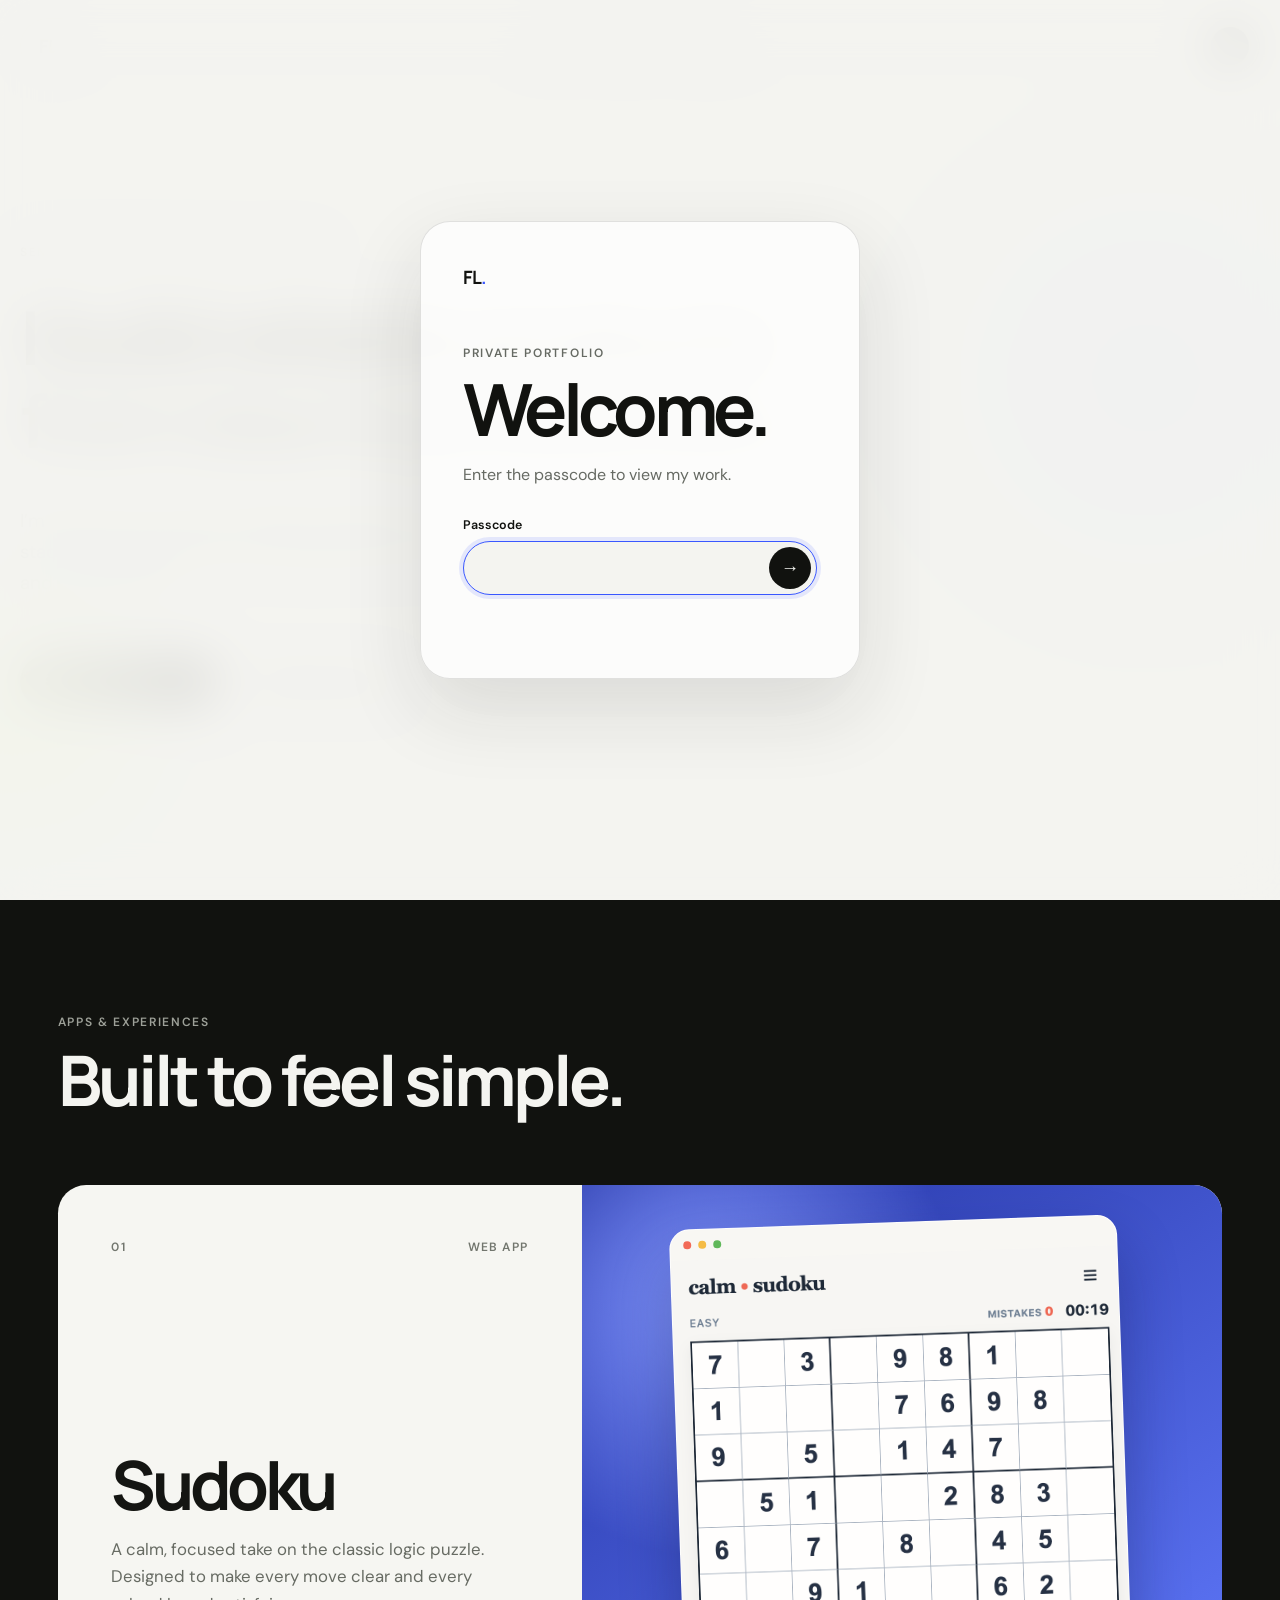
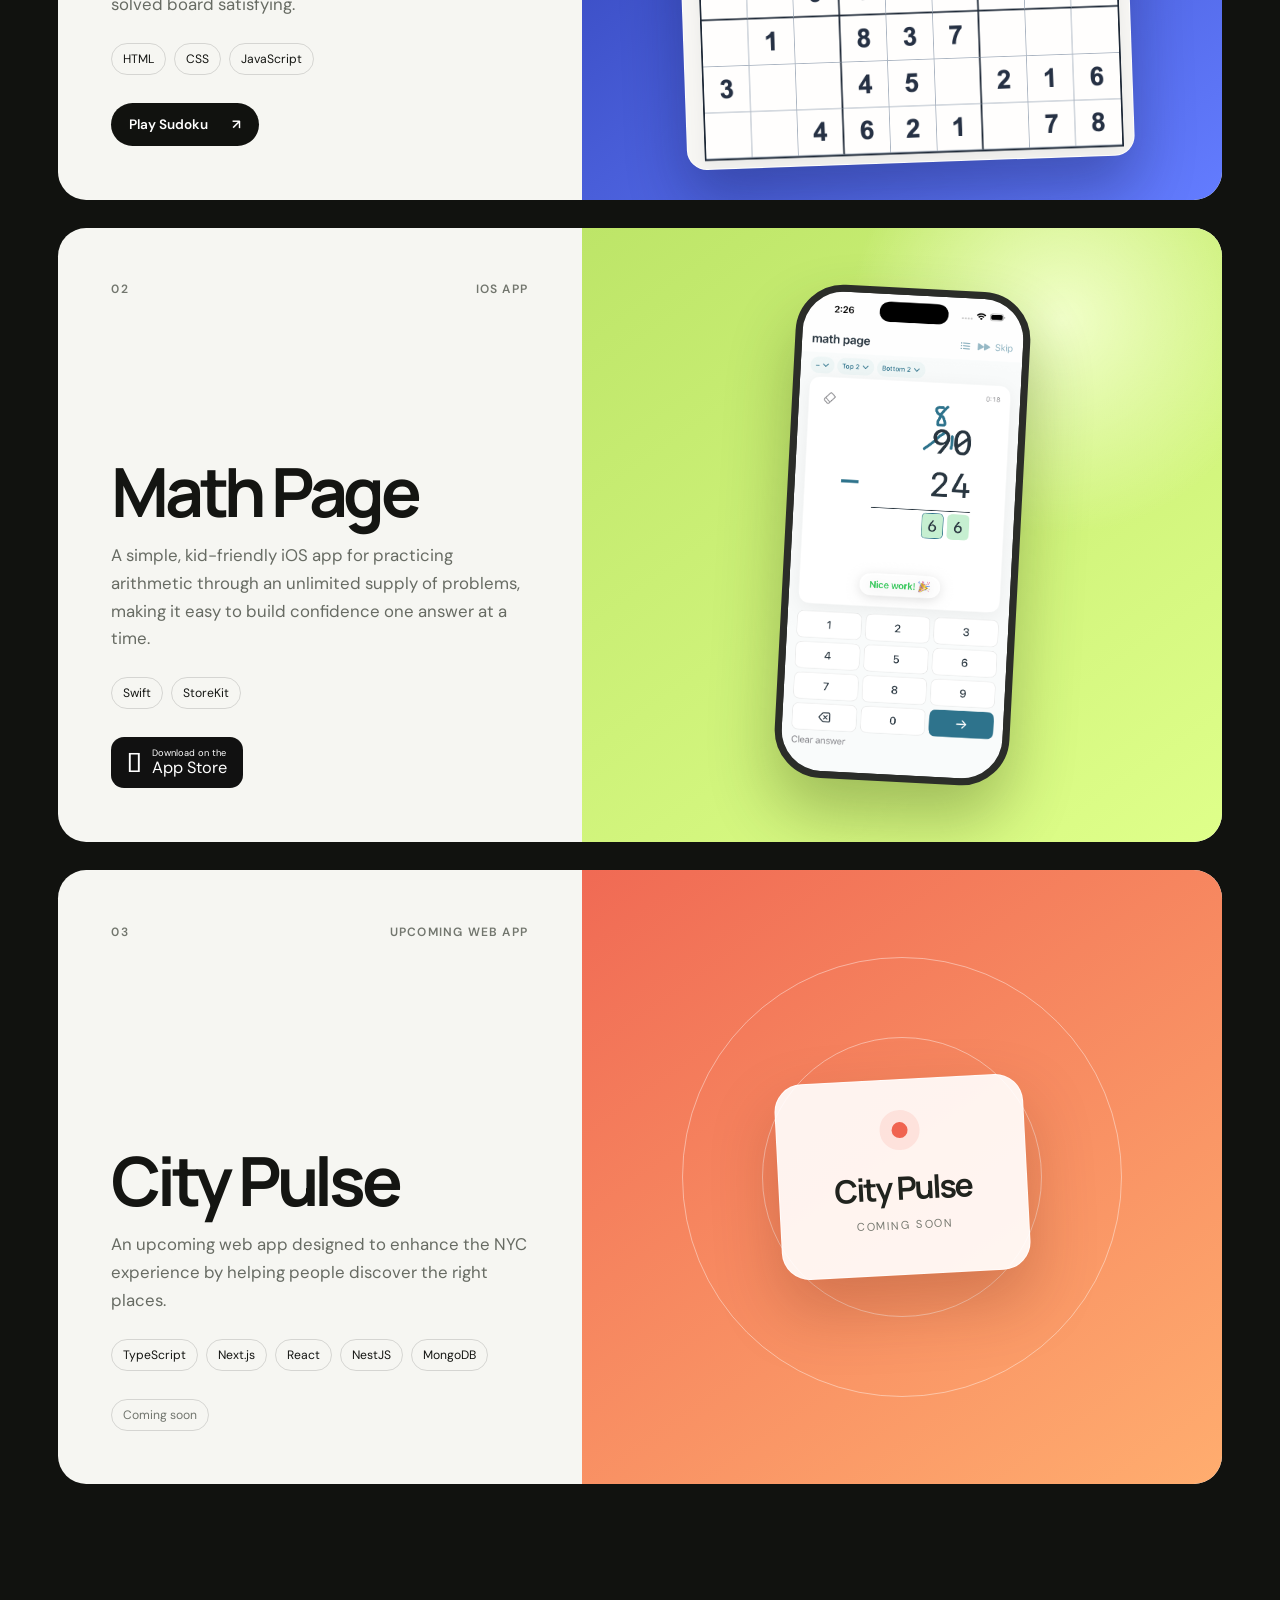
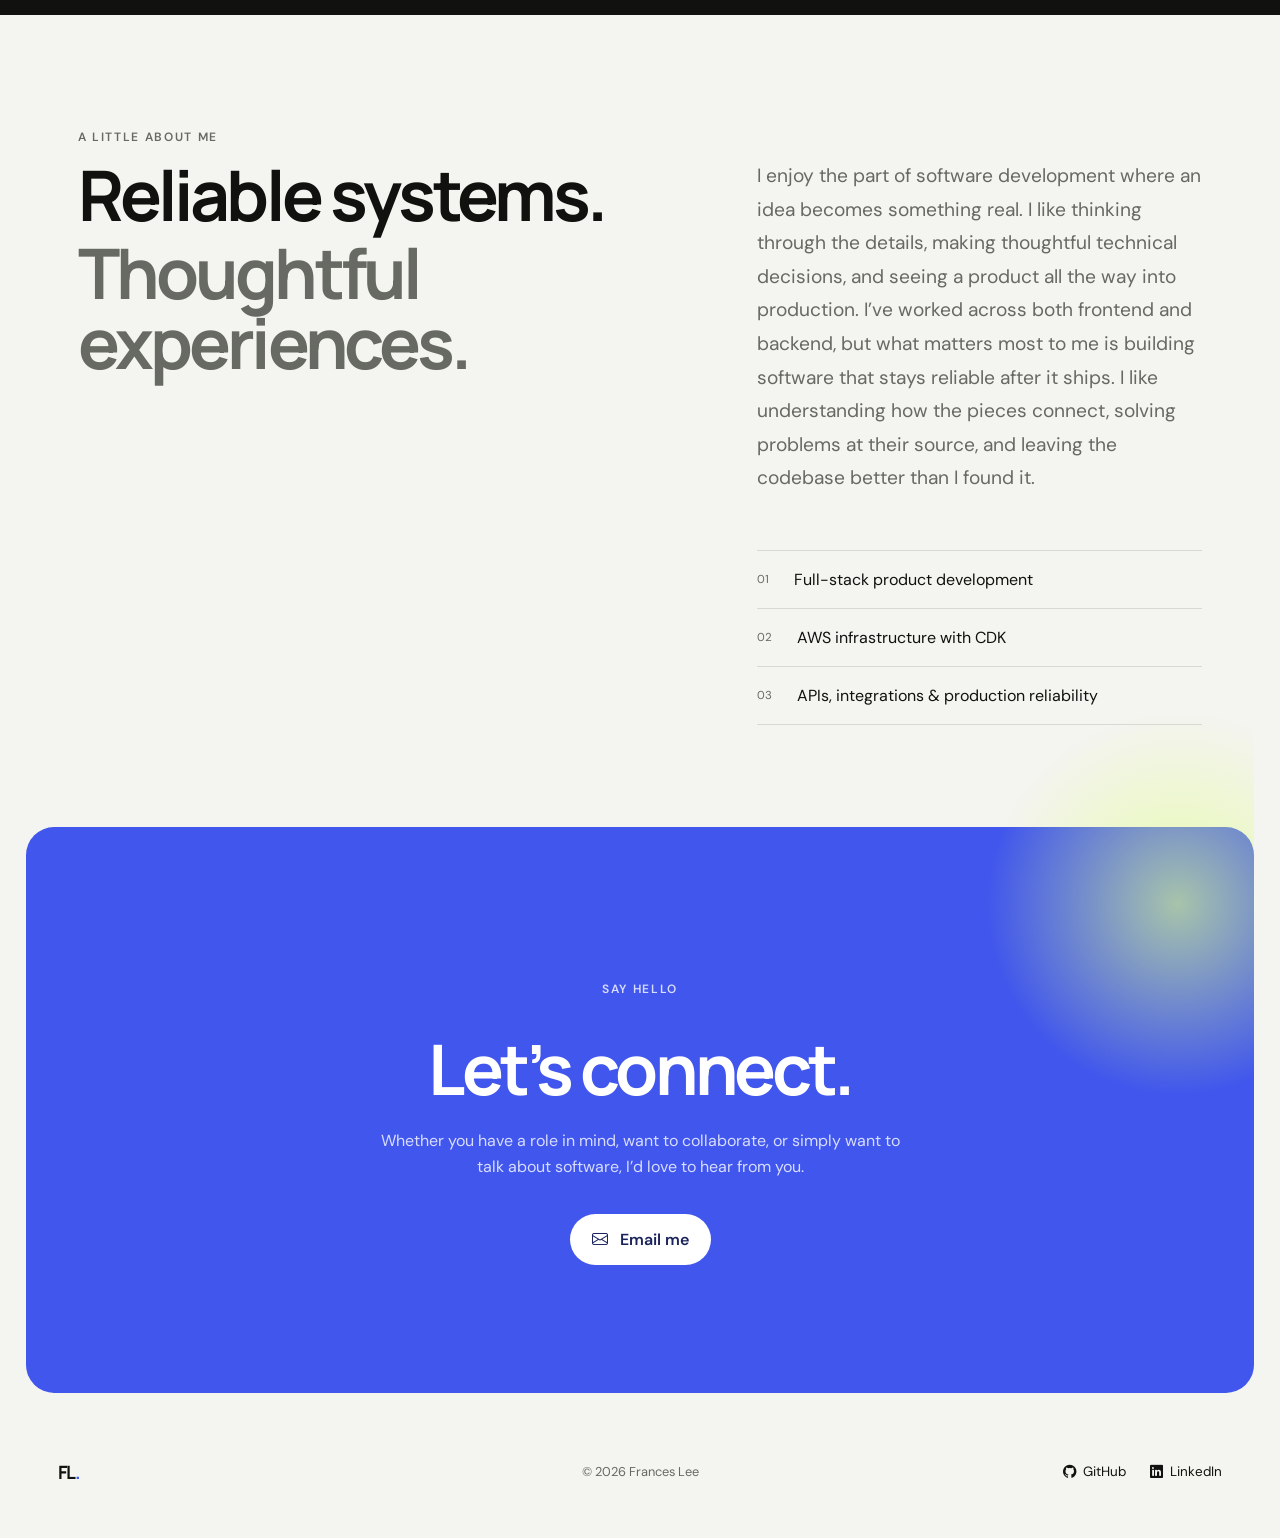
<file: index.html>
<!doctype html>
<html lang="en">
<head>
  <meta charset="utf-8">
  <meta name="viewport" content="width=device-width, initial-scale=1">
  <meta name="theme-color" content="#f4f4f0">
  <meta name="description" content="Frances Lee is a senior software developer creating reliable cloud applications and thoughtful digital experiences.">
  <title>Frances Lee — Senior Software Developer</title>

  <link rel="preconnect" href="https://fonts.googleapis.com">
  <link rel="preconnect" href="https://fonts.gstatic.com" crossorigin>
  <link href="https://fonts.googleapis.com/css2?family=DM+Sans:wght@400;500;600&amp;family=Manrope:wght@500;600;700&amp;display=swap" rel="stylesheet">
  <link rel="stylesheet" href="https://cdn.jsdelivr.net/npm/bootstrap-icons@1.13.1/font/bootstrap-icons.min.css">
  <link rel="stylesheet" href="css/portfolio.css">
  <link rel="stylesheet" href="css/screenshots.css">
  <link rel="stylesheet" href="css/sudoku-demo.css">
</head>
<body class="is-locked">
  <a class="skip-link" href="#main">Skip to content</a>

  <div class="access-gate" role="dialog" aria-modal="true" aria-labelledby="access-title" data-access-gate>
    <form class="access-card" data-access-form>
      <a class="brand" href="#" aria-label="Frances Lee portfolio">FL<span>.</span></a>
      <p class="eyebrow">Private portfolio</p>
      <h1 id="access-title">Welcome.</h1>
      <p>Enter the passcode to view my work.</p>
      <label for="portfolio-passcode">Passcode</label>
      <div class="access-input">
        <input id="portfolio-passcode" name="passcode" type="password" inputmode="numeric" autocomplete="current-password" maxlength="3" required data-access-input>
        <button type="submit" aria-label="Unlock portfolio">→</button>
      </div>
      <p class="access-error" role="alert" data-access-error></p>
    </form>
  </div>

  <header class="site-header" data-header>
    <a class="brand" href="#top" aria-label="Frances Lee, home">FL<span>.</span></a>
    <nav aria-label="Primary navigation">
      <a href="#work">Work</a>
      <a href="#about">About</a>
      <a href="#contact">Contact</a>
    </nav>
    <button class="theme-toggle" type="button" aria-label="Switch color theme" aria-pressed="false" data-theme-toggle>
      <span class="theme-toggle__sun" aria-hidden="true">☼</span>
      <span class="theme-toggle__moon" aria-hidden="true">◐</span>
    </button>
  </header>

  <main id="main">
    <section class="hero" id="top">
      <div class="hero__glow hero__glow--one" aria-hidden="true"></div>
      <div class="hero__glow hero__glow--two" aria-hidden="true"></div>
      <p class="eyebrow reveal">Senior software developer · New York</p>
      <h1 class="reveal">I build reliable products<br><span>from idea to production.</span></h1>
      <p class="hero__intro reveal">I’m Frances Lee, a senior software developer who loves building across the stack, from intuitive front-end experiences to reliable backend systems and scalable APIs.</p>
      <div class="hero__actions reveal">
        <a class="button button--primary" href="#work">Explore my work <span aria-hidden="true">↓</span></a>
        <a class="button button--quiet" href="Frances Lee Resume.pdf" download>Download resume</a>
      </div>
    </section>

    <section class="work section" id="work">
      <div class="section-heading reveal">
        <div>
          <p class="eyebrow">Apps & Experiences</p>
          <h2>Built to feel simple.</h2>
        </div>
      </div>

      <article class="project project--sudoku reveal" data-tilt>
        <div class="project__copy">
          <div class="project__meta"><span>01</span><span>Web app</span></div>
          <h3>Sudoku</h3>
          <p>A calm, focused take on the classic logic puzzle. Designed to make every move clear and every solved board satisfying.</p>
          <div class="tags" aria-label="Technologies used">
            <span>HTML</span><span>CSS</span><span>JavaScript</span>
          </div>
          <button class="project-demo-button" type="button" data-open-sudoku>Play Sudoku <span aria-hidden="true">↗</span></button>
        </div>
        <div class="project__art">
          <div class="browser-device">
            <div class="browser-device__bar" aria-hidden="true"><i></i><i></i><i></i></div>
            <img src="images/calm-sudoku-screen.png" alt="Calm Sudoku game showing an easy puzzle, timer, and mistake counter">
          </div>
        </div>
      </article>

      <article class="project project--math reveal" data-tilt>
        <div class="project__copy">
          <div class="project__meta"><span>02</span><span>iOS app</span></div>
          <h3>Math Page</h3>
          <p>A simple, kid-friendly iOS app for practicing arithmetic through an unlimited supply of problems, making it easy to build confidence one answer at a time.</p>
          <div class="tags" aria-label="Technologies used">
            <span>Swift</span><span>StoreKit</span>
          </div>
          <a class="store-button" href="https://apps.apple.com/sg/app/math-page/id6801552444" aria-label="Download Math Page on the App Store">
            <span class="apple" aria-hidden="true"></span>
            <span><small>Download on the</small>App Store</span>
          </a>
        </div>
        <div class="project__art">
          <div class="iphone-device">
            <img src="images/math-page-screen.png" alt="Math Page iOS app showing a completed subtraction practice problem">
          </div>
        </div>
      </article>

      <article class="project project--city reveal" data-tilt>
        <div class="project__copy">
          <div class="project__meta"><span>03</span><span>Upcoming web app</span></div>
          <h3>City Pulse</h3>
          <p>An upcoming web app designed to enhance the NYC experience by helping people discover the right places.</p>
          <div class="tags" aria-label="Technologies used">
            <span>TypeScript</span><span>Next.js</span><span>React</span><span>NestJS</span><span>MongoDB</span>
          </div>
          <span class="project__pending">Coming soon</span>
        </div>
        <div class="project__art city-preview" aria-hidden="true">
          <div class="city-orbit city-orbit--outer"></div>
          <div class="city-orbit city-orbit--inner"></div>
          <div class="city-pulse"><i></i><span>City Pulse</span><small>Coming soon</small></div>
        </div>
      </article>
    </section>

    <section class="about section" id="about">
      <div class="about__statement reveal">
        <p class="eyebrow">A little about me</p>
        <h2>Reliable systems.<br><span>Thoughtful experiences.</span></h2>
      </div>
      <div class="about__body reveal">
        <p>I enjoy the part of software development where an idea becomes something real. I like thinking through the details, making thoughtful technical decisions, and seeing a product all the way into production. I’ve worked across both frontend and backend, but what matters most to me is building software that stays reliable after it ships. I like understanding how the pieces connect, solving problems at their source, and leaving the codebase better than I found it.</p>
        <div class="capabilities">
          <div><span>01</span><p>Full-stack product development</p></div>
          <div><span>02</span><p>AWS infrastructure with CDK</p></div>
          <div><span>03</span><p>APIs, integrations & production reliability</p></div>
        </div>
      </div>
    </section>

    <section class="contact section" id="contact">
      <div class="contact__orb" aria-hidden="true"></div>
      <p class="eyebrow reveal">Say hello</p>
      <h2 class="reveal">Let’s connect.</h2>
      <p class="reveal">Whether you have a role in mind, want to collaborate, or simply want to talk about software, I’d love to hear from you.</p>
      <a class="button button--light reveal" href="mailto:franceslee402@gmail.com"><i class="bi bi-envelope" aria-hidden="true"></i> Email me</a>
    </section>
  </main>

  <dialog class="sudoku-dialog" data-sudoku-dialog aria-labelledby="sudoku-title">
    <div class="sudoku-frame">
      <h2 id="sudoku-title" class="visually-hidden">Play Calm Sudoku</h2>
      <button type="button" class="sudoku-popup-close" aria-label="Close Sudoku" data-close-sudoku>×</button>
      <iframe src="sudoku/index.html?embedded=1" title="Play Calm Sudoku" scrolling="no"></iframe>
    </div>
  </dialog>

  <footer>
    <a class="brand" href="#top" aria-label="Back to top">FL<span>.</span></a>
    <p>© <span data-year></span> Frances Lee</p>
    <div>
      <a href="https://github.com/frances402" target="_blank" rel="noreferrer"><i class="bi bi-github" aria-hidden="true"></i> GitHub</a>
      <a href="https://linkedin.com/in/frances402" target="_blank" rel="noreferrer"><i class="bi bi-linkedin" aria-hidden="true"></i> LinkedIn</a>
    </div>
  </footer>

  <script src="js/portfolio.js"></script>
</body>
</html>
</file>
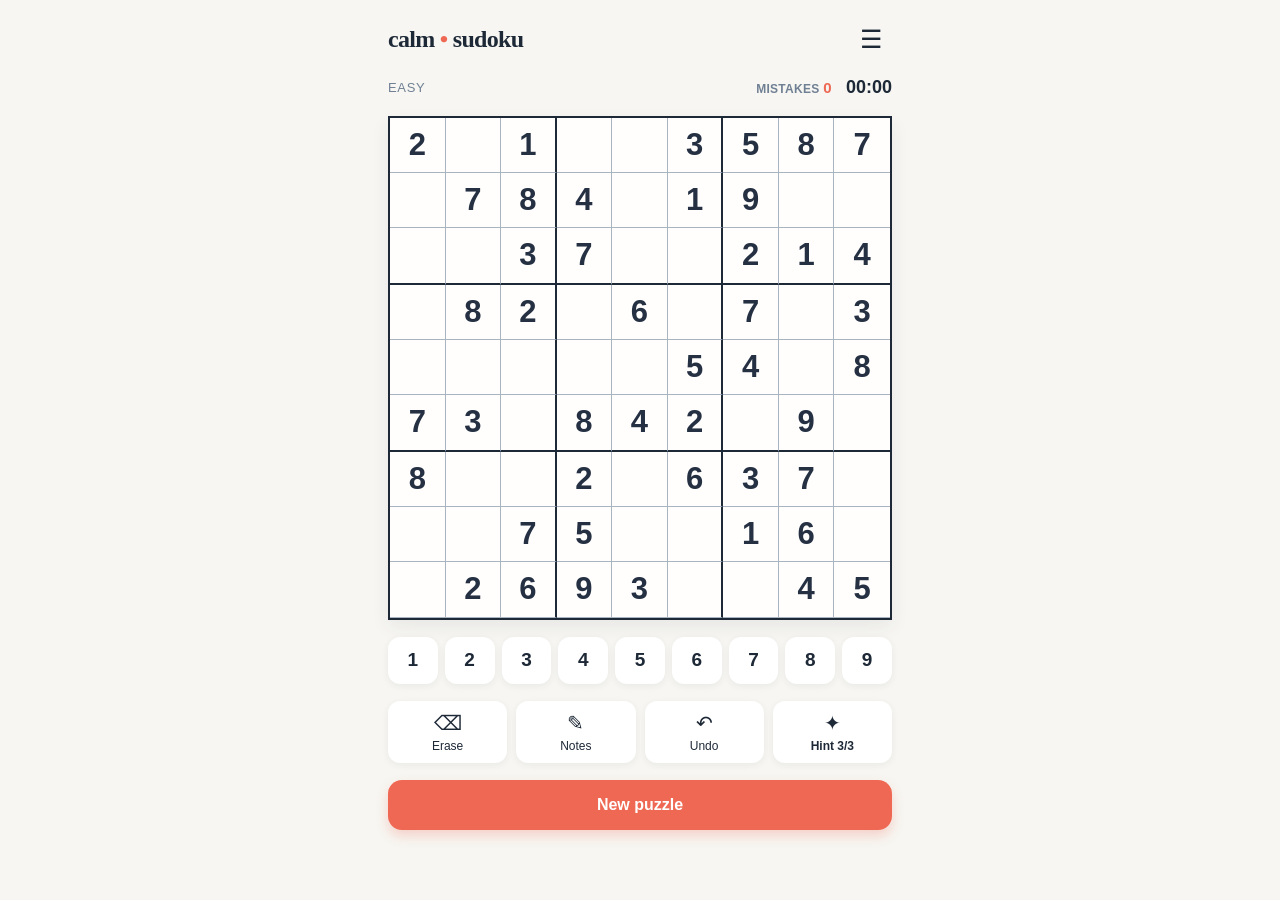
<file: sudoku/index.html>
<!doctype html>
<html lang="en">
<head>
  <meta charset="utf-8">
  <meta name="viewport" content="width=device-width, initial-scale=1, viewport-fit=cover">
  <meta name="theme-color" content="#f7f6f2">
  <meta name="apple-mobile-web-app-capable" content="yes">
  <meta name="apple-mobile-web-app-status-bar-style" content="default">
  <link rel="manifest" href="manifest.webmanifest">
  <link rel="stylesheet" href="styles.css">
  <title>Calm Sudoku</title>
</head>
<body>
  <main>
    <header>
      <div class="brand">calm <i>•</i> sudoku</div>
      <button class="icon-button" id="menu-button" aria-label="Choose a new puzzle">☰</button>
    </header>
    <div class="game-meta">
      <div class="difficulty" id="difficulty">Easy</div>
      <div class="game-stats">
        <div class="mistakes">Mistakes <b id="mistake-count">0</b></div>
        <div class="timer" id="timer">00:00</div>
      </div>
    </div>
    <section class="board" id="board" aria-label="Sudoku board"></section>
    <div class="number-pad" id="number-pad" aria-label="Enter a number"></div>
    <div class="tool-bar">
      <button class="tool" id="erase-button"><span>⌫</span>Erase</button>
      <button class="tool" id="notes-button"><span>✎</span>Notes</button>
      <button class="tool" id="undo-button"><span>↶</span>Undo</button>
      <button class="tool hint" id="hint-button"><span>✦</span><b id="hint-count">Hint 3/3</b></button>
    </div>
    <button class="new-puzzle" id="new-puzzle-button">New puzzle</button>
  </main>

  <div class="sheet" id="difficulty-sheet" aria-hidden="true">
    <div class="panel">
      <h2>Choose a puzzle</h2>
      <p>Pick a difficulty and take a quiet moment.</p>
      <div class="levels">
        <button class="level" data-level="easy">Easy <small>approx. 4 min</small></button>
        <button class="level" data-level="medium">Medium <small>approx. 9 min</small></button>
        <button class="level" data-level="hard">Hard <small>approx. 16 min</small></button>
      </div>
    </div>
  </div>
  <div class="toast" id="toast" role="status"></div>
  <script src="app.js"></script>
</body>
</html>
</file>
<file: css/portfolio.css>
:root {
  --bg: #f4f4f0;
  --surface: rgba(255, 255, 255, 0.72);
  --text: #11120f;
  --muted: #666a63;
  --line: rgba(17, 18, 15, 0.12);
  --accent: #3957ff;
  --nav: rgba(244, 244, 240, 0.76);
  --shadow: 0 30px 80px rgba(25, 28, 22, 0.12);

  /* Responsive layout tokens */
  --content-max: 77.5rem;
  --page-gutter: clamp(1rem, 4.5vw, 5.5rem);
  --section-space: clamp(4.5rem, 8vw, 7.5rem);
  --radius-lg: clamp(1.5rem, 2.2vw, 2.125rem);

  color-scheme: light;
}

html[data-theme="dark"] {
  --bg: #10110f;
  --surface: rgba(29, 31, 27, 0.78);
  --text: #f5f5ef;
  --muted: #a4a79f;
  --line: rgba(255, 255, 255, 0.13);
  --nav: rgba(16, 17, 15, 0.74);
  color-scheme: dark;
}

* {
  box-sizing: border-box;
}

html {
  scroll-behavior: smooth;
}

body {
  background: var(--bg);
  color: var(--text);
  font-family: "DM Sans", sans-serif;
  margin: 0;
  transition: background 0.35s, color 0.35s;
}

/* Keep decorative elements from creating horizontal scroll without
   globally clipping real content during browser zoom. */
.hero,
.contact {
  overflow-x: clip;
}

a {
  color: inherit;
  text-decoration: none;
}

.skip-link {
  background: var(--text);
  color: var(--bg);
  left: 1rem;
  padding: 0.625rem 1rem;
  position: fixed;
  top: -4rem;
  z-index: 100;
}

.skip-link:focus {
  top: 1rem;
}

.site-header {
  align-items: center;
  backdrop-filter: blur(20px);
  background: var(--nav);
  border: 1px solid var(--line);
  border-radius: 999px;
  display: flex;
  justify-content: space-between;
  left: 50%;
  max-width: var(--content-max);
  padding: 0.5rem 0.625rem 0.5rem 1.125rem;
  position: fixed;
  top: 1.125rem;
  transform: translateX(-50%);
  transition: box-shadow 0.3s, top 0.3s;
  width: min(calc(100% - 2rem), var(--content-max));
  z-index: 20;
}

.site-header.scrolled {
  box-shadow: 0 12px 36px rgba(0, 0, 0, 0.1);
  top: 0.625rem;
}

.brand {
  font-family: Manrope, sans-serif;
  font-size: 1.15rem;
  font-weight: 700;
  letter-spacing: -0.06em;
  white-space: nowrap;
}

.brand span {
  color: var(--accent);
}

nav {
  display: flex;
  gap: 0.25rem;
}

nav a {
  border-radius: 999px;
  color: var(--muted);
  font-size: 0.88rem;
  padding: 0.5625rem 0.9375rem;
  white-space: nowrap;
}

nav a:hover,
nav a:focus-visible {
  background: var(--surface);
  color: var(--text);
}

.theme-toggle {
  background: var(--text);
  border: 0;
  border-radius: 999px;
  color: var(--bg);
  cursor: pointer;
  display: grid;
  flex: 0 0 auto;
  height: 2.375rem;
  place-items: center;
  width: 2.375rem;
}

.theme-toggle span {
  grid-area: 1 / 1;
  transition: 0.25s;
}

.theme-toggle__moon,
html[data-theme="dark"] .theme-toggle__sun {
  opacity: 0;
  transform: scale(0.5) rotate(-30deg);
}

html[data-theme="dark"] .theme-toggle__moon {
  opacity: 1;
  transform: none;
}

/* HERO */
/* Only the hero alignment is customized here.
   The horizontal padding matches the outer left/right edge of .site-header:
   - 1rem gutter while the header is fluid
   - centered against --content-max on wider screens */
.hero {
  display: flex;
  flex-direction: column;
  justify-content: center;
  min-height: 100svh;
  padding:
    clamp(7rem, 11vh, 9.375rem)
    max(1rem, calc((100vw - var(--content-max)) / 2))
    clamp(4rem, 8vh, 5.625rem);
  position: relative;
}

.eyebrow {
  color: var(--muted);
  font-size: 0.75rem;
  font-weight: 600;
  letter-spacing: 0.14em;
  text-transform: uppercase;
}

.hero h1,
.section h2 {
  font-family: Manrope, sans-serif;
  letter-spacing: -0.055em;
}

.hero h1 {
  font-size: clamp(3rem, 2.1rem + 3.2vw, 5.75rem);
  line-height: 1;
  margin: clamp(1.25rem, 2.5vw, 1.75rem) 0;
  max-width: min(100%, 20ch);
  position: relative;
  text-wrap: balance;
  z-index: 1;
}

.hero h1 span,
.about h2 span {
    color: var(--muted);
    display: inline-block;
    margin-top: 0.12em;
}

.hero__intro {
  color: var(--muted);
  font-size: clamp(1rem, 0.9rem + 0.35vw, 1.3rem);
  line-height: 1.65;
  max-width: min(100%, 40.625rem);
}

.hero__actions {
  display: flex;
  flex-wrap: wrap;
  gap: 0.75rem;
  margin-top: clamp(1.75rem, 3vw, 2.375rem);
}

.button {
  align-items: center;
  border-radius: 999px;
  display: inline-flex;
  font-weight: 600;
  gap: 0.75rem;
  justify-content: center;
  min-height: 3rem;
  padding: 0.9375rem 1.375rem;
  transition: transform 0.2s, box-shadow 0.2s;
}

.button:hover {
  transform: translateY(-3px);
}

.button--primary {
  background: var(--text);
  color: var(--bg);
}

.button--quiet {
  border: 1px solid var(--line);
}

.hero__status {
  align-items: center;
  color: var(--muted);
  display: flex;
  font-size: 0.85rem;
  gap: 0.5625rem;
  margin-top: clamp(2rem, 5vw, 3.75rem);
}

.hero__status span {
  animation: pulse 2s infinite;
  background: #52c878;
  border-radius: 50%;
  height: 0.5rem;
  width: 0.5rem;
}

.hero__glow {
  border-radius: 50%;
  opacity: 0.7;
  pointer-events: none;
  position: absolute;
}

.hero__glow--one {
  background: radial-gradient(circle, #c8d1ff 0, transparent 70%);
  height: clamp(20rem, 45vw, 54rem);
  right: max(-12vw, -10rem);
  top: 10%;
  width: clamp(20rem, 45vw, 54rem);
}

.hero__glow--two {
  background: radial-gradient(circle, #e6ff9f 0, transparent 68%);
  bottom: 0;
  height: clamp(14rem, 28vw, 32rem);
  left: max(-12vw, -10rem);
  width: clamp(14rem, 28vw, 32rem);
}

/* SHARED SECTIONS */
.section {
  padding: var(--section-space) var(--page-gutter);
}

.work {
  background: var(--text);
  color: var(--bg);
}

.section-heading {
  align-items: end;
  display: grid;
  gap: clamp(1.5rem, 4vw, 2.5rem);
  grid-template-columns: minmax(0, 1fr) minmax(16rem, 25.625rem);
  margin: 0 auto clamp(3rem, 6vw, 4.375rem);
  max-width: var(--content-max);
}

.section-heading h2,
.about h2,
.contact h2 {
  font-size: clamp(2.5rem, 1.8rem + 3.2vw, 5.75rem);
  line-height: 1;
  margin: 0.9375rem 0 0;
  text-wrap: balance;
}

.section-heading > p {
  color: var(--muted);
  line-height: 1.6;
  margin: 0;
  max-width: 25.625rem;
}

.work .eyebrow {
  color: #9da098;
}

/* PROJECTS */
.project {
  background: #f6f6f2;
  border-radius: var(--radius-lg);
  color: #141512;
  display: grid;
  grid-template-columns: minmax(0, 0.9fr) minmax(0, 1.1fr);
  margin: 0 auto 1.75rem;
  max-width: var(--content-max);
  min-height: clamp(34rem, 48vw, 38.75rem);
  overflow: hidden;
  transform-style: preserve-3d;
  transition: transform 0.18s ease-out;
}

.project__copy {
  display: flex;
  flex-direction: column;
  min-width: 0;
  padding: clamp(2.25rem, 4.2vw, 3.4375rem);
}

.project__meta {
  color: #72766e;
  display: flex;
  flex-wrap: wrap;
  font-size: 0.75rem;
  font-weight: 600;
  gap: 0.75rem 1.5rem;
  justify-content: space-between;
  letter-spacing: 0.1em;
  text-transform: uppercase;
}

.project h3 {
  font-family: Manrope, sans-serif;
  font-size: clamp(2.75rem, 2rem + 2.8vw, 5.4rem);
  letter-spacing: -0.065em;
  line-height: 0.98;
  margin: auto 0 1.125rem;
  overflow-wrap: anywhere;
}

.project__copy > p {
  color: #676b63;
  font-size: clamp(1rem, 0.95rem + 0.15vw, 1.05rem);
  line-height: 1.65;
  margin: 0 0 1.5rem;
  max-width: 30rem;
}

.tags {
  display: flex;
  flex-wrap: wrap;
  gap: 0.5rem;
}

.tags span,
.project__pending {
  border: 1px solid rgba(17, 18, 15, 0.14);
  border-radius: 999px;
  font-size: 0.76rem;
  padding: 0.4375rem 0.6875rem;
}

.project__pending {
  align-self: flex-start;
  color: #71756e;
  margin-top: 1.75rem;
}

.project__art {
  display: grid;
  min-height: clamp(28rem, 44vw, 36.25rem);
  min-width: 0;
  place-items: center;
  position: relative;
}

.project--sudoku .project__art {
  background:
    radial-gradient(circle at 20% 20%, #8296ff, transparent 35%),
    linear-gradient(145deg, #2636a6, #637cff);
}

.sudoku-board {
  background: #fff;
  border: 0.5rem solid #fff;
  border-radius: 1.125rem;
  box-shadow: 0 34px 65px rgba(6, 13, 75, 0.35);
  display: grid;
  gap: 1px;
  grid-template-columns: repeat(9, 1fr);
  max-width: 24.375rem;
  padding: 0.25rem;
  transform: rotate(-6deg);
  width: min(72%, 24.375rem);
}

.sudoku-board span {
  aspect-ratio: 1;
  background: #eff1ff;
  display: grid;
  font-size: clamp(0.62rem, 0.5rem + 0.5vw, 1rem);
  font-weight: 600;
  place-items: center;
}

.sudoku-board span:nth-child(3n) {
  border-right: 2px solid #aab2df;
}

.sudoku-board span:nth-child(9n) {
  border-right: 0;
}

.floating-pill {
  background: rgba(255, 255, 255, 0.92);
  border-radius: 999px;
  bottom: 12%;
  box-shadow: 0 15px 35px rgba(0, 0, 0, 0.18);
  font-size: 0.8rem;
  font-weight: 600;
  padding: 0.75rem 1.125rem;
  position: absolute;
  right: 8%;
  transform: rotate(4deg);
}

.project--math .project__art {
  background:
    radial-gradient(circle at 75% 15%, #f1ffc9, transparent 30%),
    linear-gradient(145deg, #bde568, #dfff8a);
}

.phone {
  aspect-ratio: 1 / 2;
  background: #10110f;
  border: 0.4375rem solid #2c2e2a;
  border-radius: clamp(2.25rem, 4vw, 3.375rem);
  box-shadow: 0 38px 75px rgba(48, 68, 5, 0.3);
  height: auto;
  padding: 0.625rem;
  position: relative;
  transform: rotate(5deg);
  width: min(45%, 15.9375rem);
}

.phone__island {
  background: #151613;
  border-radius: 99px;
  height: 1.4375rem;
  left: 50%;
  position: absolute;
  top: 0.9375rem;
  transform: translateX(-50%);
  width: 4.625rem;
  z-index: 2;
}

.phone__screen {
  background: #fafaf6;
  border-radius: clamp(1.75rem, 3.1vw, 2.4375rem);
  color: #161714;
  height: 100%;
  overflow: hidden;
  padding: clamp(2.75rem, 5vw, 3.0625rem) clamp(0.875rem, 2vw, 1.25rem) 1.25rem;
}

.math-top {
  display: flex;
  font-size: 0.73rem;
  justify-content: space-between;
}

.phone__screen > p {
  color: #777b72;
  font-size: 0.68rem;
  margin-top: clamp(1.75rem, 4vw, 2.625rem);
}

.equation {
  font-family: Manrope, sans-serif;
  font-size: clamp(1.2rem, 2vw, 1.5rem);
  font-weight: 700;
  margin-top: 0.5rem;
}

.answer {
  background: #e4f6b7;
  border-radius: 0.8125rem;
  font-size: 1rem;
  margin-top: 1.125rem;
  padding: clamp(0.75rem, 2vw, 1.0625rem);
}

.progress {
  background: #e9eae5;
  border-radius: 0.5rem;
  height: 0.4375rem;
  margin: clamp(1.5rem, 3.5vw, 2.1875rem) 0;
}

.progress i {
  background: #779d22;
  border-radius: 0.5rem;
  display: block;
  height: 100%;
  width: 72%;
}

.math-cards {
  display: grid;
  gap: 0.5rem;
  grid-template-columns: repeat(3, minmax(0, 1fr));
}

.math-cards span {
  background: #eeefe9;
  border-radius: 0.8125rem;
  display: grid;
  font-family: Georgia, serif;
  min-height: clamp(3rem, 6vw, 3.875rem);
  place-items: center;
}

.store-button {
  align-items: center;
  align-self: flex-start;
  background: #111;
  border-radius: 0.8125rem;
  color: #fff;
  display: flex;
  gap: 0.625rem;
  margin-top: 1.75rem;
  padding: 0.5rem 1rem;
  transition: transform 0.2s;
}

.store-button:hover {
  transform: translateY(-3px);
}

.store-button small {
  display: block;
  font-size: 0.58rem;
}

.store-button span:last-child {
  font-size: 1.02rem;
  line-height: 1.05;
}

.apple {
  font-size: 1.7rem;
}

/* ABOUT */
.about {
  display: grid;
  gap: clamp(2.5rem, 6vw, 5rem);
  grid-template-columns: minmax(0, 1.15fr) minmax(0, 0.85fr);
  margin-inline: auto;
  max-width: var(--content-max);
}

.about__body > p {
  color: var(--muted);
  font-size: clamp(1.05rem, 0.95rem + 0.35vw, 1.2rem);
  line-height: 1.75;
  margin-top: clamp(1.75rem, 4vw, 2.625rem);
}

.capabilities {
  border-top: 1px solid var(--line);
  margin-top: clamp(2rem, 5vw, 3.4375rem);
}

.capabilities div {
  align-items: center;
  border-bottom: 1px solid var(--line);
  display: flex;
  gap: 1.5625rem;
  padding: 1.125rem 0;
}

.capabilities span {
  color: var(--muted);
  flex: 0 0 auto;
  font-size: 0.72rem;
}

.capabilities p {
  margin: 0;
}

/* CONTACT */
.contact {
  background: #4056ed;
  border-radius: var(--radius-lg);
  color: #fff;
  margin: 0 clamp(0.75rem, 2vw, 2rem) 1.75rem;
  padding:
    clamp(5rem, 10vw, 9.375rem)
    var(--page-gutter);
  position: relative;
  text-align: center;
}

.contact .eyebrow,
.contact > p {
  color: #d8ddff;
}

.contact > p {
  line-height: 1.6;
  margin: 1.5625rem auto 2.125rem;
  max-width: min(100%, 33.75rem);
}

.button--light {
  background: #fff;
  color: #1a235c;
}

.contact__orb {
  background: radial-gradient(circle, #dfff87, transparent 66%);
  height: clamp(16rem, 32vw, 28.125rem);
  opacity: 0.65;
  position: absolute;
  right: clamp(-11.25rem, -10vw, -5rem);
  top: clamp(-11.25rem, -10vw, -5rem);
  width: clamp(16rem, 32vw, 28.125rem);
}

/* FOOTER */
footer {
  align-items: center;
  display: grid;
  gap: 1.5rem;
  grid-template-columns: minmax(0, 1fr) auto minmax(0, 1fr);
  justify-content: space-between;
  padding: 1.875rem var(--page-gutter) 2.8125rem;
}

footer p {
  color: var(--muted);
  font-size: 0.8rem;
}

footer div {
  display: flex;
  flex-wrap: wrap;
  gap: 1.5rem;
  justify-self: end;
}

footer div a {
  align-items: center;
  display: inline-flex;
  font-size: 0.84rem;
  gap: 0.4375rem;
}

/* REVEAL */
.reveal {
  opacity: 0;
  transform: translateY(22px);
  transition: opacity 0.7s ease, transform 0.7s ease;
}

.reveal.visible {
  opacity: 1;
  transform: none;
}

@keyframes pulse {
  50% {
    box-shadow: 0 0 0 7px rgba(82, 200, 120, 0);
  }
}

/* TABLET / ZOOMED DESKTOP
   Browser zoom reduces the effective CSS viewport, so these rules also
   make the page reflow instead of clipping. */
@media (max-width: 62rem) {
  .site-header {
    width: calc(100% - 2rem);
  }

  .section-heading,
  .about {
    display: block;
  }

  .section-heading > p {
    margin-top: 1.5625rem;
  }

  .project {
    grid-template-columns: 1fr;
    min-height: 0;
  }

  .project__copy {
    min-height: clamp(24rem, 60vw, 27rem);
  }

  .project__art {
    min-height: clamp(23rem, 62vw, 30rem);
  }

  .about__body {
    margin-top: 2.8125rem;
  }

  .site-header nav {
    display: none;
  }

  .phone {
    width: min(42%, 15.9375rem);
  }
}

/* MOBILE */
@media (max-width: 32.5rem) {
  :root {
    --page-gutter: 1rem;
    --section-space: clamp(4rem, 16vw, 5.3125rem);
  }

  .site-header {
    max-width: none;
    padding: 0.4375rem 0.5rem 0.4375rem 1rem;
    top: 0.75rem;
    width: calc(100% - 2rem);
  }

  .site-header.scrolled {
    top: 0.5rem;
  }

  .theme-toggle {
    height: 2.25rem;
    width: 2.25rem;
  }

  .hero {
    justify-content: flex-start;
    min-height: 100svh;
    padding-top: clamp(7rem, 22vw, 7.8125rem);
  }

  .hero h1 {
    font-size: clamp(2.65rem, 12vw, 3.3rem);
    line-height: 1;
    max-width: 100%;
  }

  .hero__actions {
    align-items: stretch;
    flex-direction: column;
  }

  .button {
    width: 100%;
  }

  .section-heading h2,
  .about h2,
  .contact h2 {
    font-size: clamp(2.3rem, 10.5vw, 3rem);
  }

  .project {
    border-radius: 1.5rem;
    min-width: 0;
    width: 100%;
  }

  .project__copy,
  .project__art {
    min-width: 0;
    width: 100%;
  }

  .project__copy {
    min-height: 0;
    padding: clamp(1.75rem, 7vw, 2.375rem);
  }

  .project h3 {
    margin-top: clamp(4rem, 18vw, 7rem);
  }

  .project__art {
    min-height: clamp(20rem, 95vw, 24.375rem);
  }

  .phone {
    width: min(50%, 12.5rem);
  }

  .phone__screen {
    padding: 2.75rem 1rem 1rem;
  }

  .math-cards span {
    min-height: 3rem;
  }

  .sudoku-board {
    width: min(82%, 20rem);
  }

  .contact {
    margin-left: 1rem;
    margin-right: 1rem;
    padding: clamp(5rem, 20vw, 6.25rem) 1.5rem;
  }

  footer {
    align-items: flex-start;
    display: flex;
    flex-direction: column;
    gap: 1.375rem;
    padding-left: 1rem;
    padding-right: 1rem;
  }

  footer p {
    order: 3;
  }

  footer div {
    justify-self: auto;
  }
}

/* Very narrow screens / heavy browser zoom */
@media (max-width: 22rem) {
  .brand {
    font-size: 1rem;
  }

  .hero h1 {
    font-size: clamp(2.25rem, 11vw, 2.75rem);
  }

  .project__meta,
  .capabilities div {
    align-items: flex-start;
    flex-direction: column;
  }

  .phone {
    width: min(62%, 11rem);
  }
}

@media (prefers-reduced-motion: reduce) {
  html {
    scroll-behavior: auto;
  }

  *,
  *::before,
  *::after {
    animation: none !important;
    transition: none !important;
  }

  .reveal {
    opacity: 1;
    transform: none;
  }
}
</file>
<file: css/screenshots.css>
.project-shot {
  display: block;
  filter: drop-shadow(0 1.875rem 2.8125rem rgba(0, 0, 0, 0.24));
  max-height: 31.875rem;
  max-width: 86%;
  object-fit: contain;
  position: relative;
  transition: transform 0.45s cubic-bezier(0.2, 0.8, 0.2, 1);
}

.project-shot--sudoku,
.project-shot--math {
  border-radius: 1.125rem;
  width: 88%;
}

.project-shot--sudoku {
  transform: rotate(-2deg);
}

.project-shot--math {
  transform: rotate(2deg);
}

.project:hover .project-shot {
  transform: scale(1.025) rotate(0);
}


/* Browser Preview */

.browser-device {
  background: #f8f7f3;
  border: 1px solid rgba(255, 255, 255, 0.8);
  border-radius: 1.25rem;
  box-shadow: 0 2rem 3.75rem rgba(8, 15, 62, 0.32);
  overflow: hidden;
  transform: rotate(-2deg);
  transition: transform 0.45s cubic-bezier(0.2, 0.8, 0.2, 1);
  width: 70%;
}

.browser-device__bar {
  align-items: center;
  display: flex;
  gap: 0.4375rem;
  height: 1.875rem;
  padding: 0 0.8125rem;
}

.browser-device__bar i {
  background: #f26a57;
  border-radius: 50%;
  display: block;
  height: 0.5rem;
  width: 0.5rem;
}

.browser-device__bar i:nth-child(2) {
  background: #f5bc45;
}

.browser-device__bar i:nth-child(3) {
  background: #60b85a;
}

.browser-device img {
  display: block;
  height: auto;
  width: 100%;
}


/* iPhone Preview */

.iphone-device {
  background: #111;
  border: 0.4375rem solid #2b2d29;
  border-radius: 3rem;
  box-shadow: 0 2.1875rem 4.0625rem rgba(47, 66, 8, 0.32);
  max-height: 31.875rem;
  overflow: hidden;
  transform: rotate(3deg);
  transition: transform 0.45s cubic-bezier(0.2, 0.8, 0.2, 1);
  width: 14.6875rem;
}

.iphone-device img {
  display: block;
  height: auto;
  width: 100%;
}

.project:hover .browser-device,
.project:hover .iphone-device {
  transform: rotate(0) scale(1.025);
}


/* Access Gate */

.is-locked {
  overflow: hidden;
}

.access-gate {
  align-items: center;
  backdrop-filter: blur(1.5rem);
  background: rgba(244, 244, 240, 0.92);
  display: flex;
  inset: 0;
  justify-content: center;
  padding: 1.5rem;
  position: fixed;
  transition:
    opacity 0.45s,
    visibility 0.45s;
  z-index: 1000;
}

[data-theme="dark"] .access-gate {
  background: rgba(16, 17, 15, 0.94);
}

.access-gate[hidden] {
  display: none;
}

.access-gate.is-unlocking {
  opacity: 0;
  visibility: hidden;
}

.access-card {
  background: var(--surface);
  border: 1px solid var(--line);
  border-radius: 1.875rem;
  box-shadow: var(--shadow);
  max-width: 27.5rem;
  padding: 2.625rem;
  width: 100%;
}

.access-card .eyebrow {
  margin: 3.4375rem 0 0.875rem;
}

.access-card h1 {
  font:
    700 clamp(2.6rem, 7vw, 4.5rem) / 0.95
    Manrope,
    sans-serif;
  letter-spacing: -0.065em;
  margin: 0;
}

.access-card > p:not(.eyebrow):not(.access-error) {
  color: var(--muted);
  margin: 1.25rem 0 2rem;
}

.access-card label {
  display: block;
  font-size: 0.78rem;
  font-weight: 600;
  margin-bottom: 0.5rem;
}

.access-input {
  align-items: center;
  background: var(--bg);
  border: 1px solid var(--line);
  border-radius: 999rem;
  display: flex;
  padding: 0.3125rem;
  transition:
    border-color 0.2s,
    box-shadow 0.2s;
}

.access-input:focus-within {
  border-color: var(--accent);
  box-shadow: 0 0 0 0.25rem rgba(57, 87, 255, 0.12);
}

.access-input.has-error {
  border-color: #e25d4f;
}

.access-input input {
  background: transparent;
  border: 0;
  color: var(--text);
  flex: 1;
  font: 600 1.1rem "DM Sans", sans-serif;
  letter-spacing: 0.3em;
  min-width: 0;
  outline: 0;
  padding: 0.625rem 1rem;
}

.access-input button {
  background: var(--text);
  border: 0;
  border-radius: 50%;
  color: var(--bg);
  cursor: pointer;
  font-size: 1.15rem;
  height: 2.625rem;
  width: 2.625rem;
}

.access-error {
  color: #d94f41;
  font-size: 0.8rem;
  min-height: 1.2em;
}


/* City Project */

.project--city .project__art {
  background: linear-gradient(145deg, #f06a54, #ffad6f);
}

.city-preview {
  overflow: hidden;
}

.city-orbit {
  border: 1px solid rgba(255, 255, 255, 0.42);
  border-radius: 50%;
  position: absolute;
}

.city-orbit--outer {
  height: 27.5rem;
  width: 27.5rem;
}

.city-orbit--inner {
  height: 17.5rem;
  width: 17.5rem;
}

.city-pulse {
  align-items: center;
  background: rgba(255, 255, 255, 0.9);
  border: 1px solid rgba(255, 255, 255, 0.7);
  border-radius: 1.75rem;
  box-shadow: 0 1.875rem 4.0625rem rgba(95, 30, 15, 0.25);
  color: #20231e;
  display: flex;
  flex-direction: column;
  padding: 2.625rem 3.4375rem;
  position: relative;
  transform: rotate(-3deg);
}

.city-pulse i {
  animation: city-beat 1.8s ease-out infinite;
  background: #f06450;
  border-radius: 50%;
  box-shadow: 0 0 0 0.75rem rgba(240, 100, 80, 0.12);
  height: 1rem;
  margin-bottom: 1.75rem;
  width: 1rem;
}

.city-pulse span {
  font: 700 2rem Manrope, sans-serif;
  letter-spacing: -0.06em;
}

.city-pulse small {
  color: #777970;
  font-size: 0.7rem;
  letter-spacing: 0.14em;
  margin-top: 0.5rem;
  text-transform: uppercase;
}

@keyframes city-beat {
  70%,
  100% {
    box-shadow: 0 0 0 2rem rgba(240, 100, 80, 0);
  }
}


/* Mobile */

@media (max-width: 32.5rem) {
  .project-shot {
    max-height: 21.875rem;
  }

  .project-shot--sudoku,
  .project-shot--math {
    width: 92%;
  }

  .browser-device {
    width: 78%;
  }

  .iphone-device {
    border-radius: 2.25rem;
    width: 10.625rem;
  }

  .access-card {
    border-radius: 1.5rem;
    padding: 1.875rem;
  }

  .access-card .eyebrow {
    margin-top: 2.625rem;
  }

  .city-orbit--outer {
    height: 21.25rem;
    width: 21.25rem;
  }

  .city-orbit--inner {
    height: 13.75rem;
    width: 13.75rem;
  }

  .city-pulse {
    padding: 2.125rem 2.625rem;
  }

  .city-pulse span {
    font-size: 1.7rem;
  }
}
</file>
<file: css/sudoku-demo.css>
.project-demo-button {
  align-items: center;
  align-self: flex-start;
  background: #11120f;
  border: 0;
  border-radius: 999px;
  color: #fff;
  cursor: pointer;
  display: inline-flex;
  font: 600 .85rem "DM Sans", sans-serif;
  gap: 24px;
  margin-top: 28px;
  padding: 13px 18px;
  transition: transform .2s, box-shadow .2s;
}

.project-demo-button:hover {
  box-shadow: 0 12px 28px rgba(0, 0, 0, .16);
  transform: translateY(-2px);
}

.sudoku-dialog {
  background: transparent;
  border: 0;
  height: min(94dvh, 940px);
  inset: 0;
  margin: auto;
  max-height: none;
  max-width: 760px;
  padding: 0;
  overflow: visible;
  position: fixed;
  width: calc(100% - 32px);
}

.sudoku-dialog::backdrop {
  backdrop-filter: blur(18px);
  background: rgba(9, 11, 17, .76);
}

.sudoku-frame {
  background: #f8f7f3;
  border-radius: 28px;
  display: flex;
  flex-direction: column;
  height: 100%;
  overflow: hidden;
  position: relative;
}

.sudoku-popup-close {
  align-items: center;
  background: #202a39;
  border: 2px solid rgba(255,255,255,.85);
  border-radius: 50%;
  box-shadow: 0 8px 24px rgba(0,0,0,.24);
  color: #fff;
  cursor: pointer;
  display: flex;
  font-size: 1.7rem;
  height: 44px;
  justify-content: center;
  line-height: 1;
  position: absolute;
  right: 12px;
  top: 12px;
  width: 44px;
  z-index: 10;
}

.visually-hidden {
  clip: rect(0 0 0 0);
  height: 1px;
  margin: -1px;
  overflow: hidden;
  padding: 0;
  position: absolute;
  width: 1px;
}

.sudoku-frame iframe {
  border: 0;
  flex: 1 1 auto;
  min-height: 0;
  overflow: hidden;
  width: 100%;
}

@media (max-width: 520px) {
  .sudoku-dialog {
    height: 100dvh;
    width: 100%;
  }

  .sudoku-frame {
    border-radius: 0;
  }

  .sudoku-popup-close {
    right: 10px;
    top: 10px;
  }
}
</file>
<file: sudoku/styles.css>
:root {
  --ink: #1e2937;
  --muted: #708094;
  --paper: #f7f6f2;
  --card: #fffefd;
  --accent: #ee6853;
  --blue: #dcecff;
  --line: #aab4c1;
}

* {
  box-sizing: border-box;
}

body {
  margin: 0;
  min-height: 100svh;
  background: var(--paper);
  color: var(--ink);
  font: 500 1rem/1.2 -apple-system, BlinkMacSystemFont, "SF Pro Display", sans-serif;
  -webkit-tap-highlight-color: transparent;
  user-select: none;
}

main {
  display: flex;
  flex-direction: column;
  gap: 1.0625rem;
  width: min(100%, 33.75rem);
  min-height: 100svh;
  margin: auto;
  padding:
    calc(1.125rem + env(safe-area-inset-top))
    1.125rem
    calc(1.25rem + env(safe-area-inset-bottom));
}


/* Embedded Portfolio Mode */

body.embedded {
  height: 100svh;
  min-height: 0;
  overflow: hidden;
}

body.embedded main {
  height: 100svh;
  min-height: 0;
  overflow: hidden;
}

body.embedded .board {
  align-self: center;
  width: min(100%, calc(100svh - 20.625rem));
}


/* Header and Game Meta */

header,
.game-meta {
  display: flex;
  align-items: center;
  justify-content: space-between;
}

.game-stats {
  display: flex;
  align-items: center;
  gap: 0.875rem;
}

.brand {
  font: 800 1.5rem/1 Georgia, serif;
  letter-spacing: -0.04375rem;
}

.brand i,
.hint {
  color: var(--accent);
  font-style: normal;
}

.icon-button {
  width: 2.625rem;
  height: 2.625rem;
  border: 0;
  border-radius: 50%;
  background: transparent;
  color: var(--ink);
  font-size: 1.5625rem;
  cursor: pointer;
}

.difficulty {
  color: var(--muted);
  font-size: 0.8125rem;
  letter-spacing: 0.04375rem;
  text-transform: uppercase;
}

.timer {
  font-size: 1.125rem;
  font-weight: 700;
  font-variant-numeric: tabular-nums;
}

.mistakes {
  color: var(--muted);
  font-size: 0.75rem;
  font-weight: 700;
  letter-spacing: 0.01875rem;
  text-transform: uppercase;
}

.mistakes b {
  color: var(--accent);
  font-size: 0.9375rem;
}


/* Sudoku Board */

.board {
  display: grid;
  grid-template-columns: repeat(9, 1fr);
  aspect-ratio: 1;
  border: 0.125rem solid var(--ink);
  background: var(--card);
  box-shadow: 0 0.4375rem 1.0625rem #26334312;
}

.cell {
  padding: 0;
  border: 0;
  border-right: 1px solid var(--line);
  border-bottom: 1px solid var(--line);
  background: transparent;
  color: #253143;
  font-size: clamp(1.25rem, 7vw, 1.9375rem);
  font-weight: 650;
  cursor: pointer;
}

.cell:nth-child(3n) {
  border-right: 0.125rem solid var(--ink);
}

.cell:nth-child(9n) {
  border-right: 0;
}

.cell:nth-child(n + 19):nth-child(-n + 27),
.cell:nth-child(n + 46):nth-child(-n + 54) {
  border-bottom: 0.125rem solid var(--ink);
}

.cell.selected {
  background: #f8d9d3;
}

.cell.related {
  background: var(--blue);
}

.cell.given {
  font-weight: 800;
}

.cell.error {
  background: #fee9e5;
  color: var(--accent);
}

.cell.correct {
  background: #ddf3df;
  color: #258241;
}


/* Notes */

.notes-grid {
  display: grid;
  grid-template-columns: repeat(3, 1fr);
  padding: 7%;
  color: #506070;
  font-size: clamp(0.4375rem, 2.1vw, 0.625rem);
}

.notes-grid span {
  align-self: center;
  justify-self: center;
}


/* Number Pad */

.number-pad {
  display: grid;
  grid-template-columns: repeat(9, 1fr);
  gap: 0.4375rem;
}

.number-pad button,
.tool {
  border: 0;
  border-radius: 0.75rem;
  background: #fff;
  color: var(--ink);
  box-shadow: 0 0.125rem 0.4375rem #26334312;
  cursor: pointer;
}

.number-pad button {
  height: 2.9375rem;
  font-size: 1.1875rem;
  font-weight: 750;
}

.number-pad button:active,
.tool:active {
  transform: scale(0.96);
}

button:disabled {
  background: #eceff1 !important;
  color: #bac3cb !important;
  cursor: default;
}


/* Toolbar */

.tool-bar {
  display: grid;
  grid-template-columns: repeat(4, 1fr);
  gap: 0.5625rem;
}

.tool {
  display: flex;
  flex-direction: column;
  align-items: center;
  justify-content: center;
  gap: 0.25rem;
  height: 3.875rem;
  font-size: 0.75rem;
}

.tool span {
  font-size: 1.25rem;
}

.tool.active {
  background: var(--ink);
  color: #fff;
}


/* New Puzzle Button */

.new-puzzle {
  padding: 1rem;
  border: 0;
  border-radius: 0.875rem;
  background: var(--accent);
  color: #fff;
  box-shadow: 0 0.375rem 0.75rem #ee685340;
  font-size: 1rem;
  font-weight: 800;
  cursor: pointer;
}


/* Difficulty Sheet */

.sheet {
  position: fixed;
  inset: 0;
  z-index: 5;
  display: none;
  align-items: center;
  padding: 1.125rem;
  background: #1b263480;
}

.sheet.show {
  display: flex;
}

.panel {
  width: min(100%, 31.5rem);
  margin: auto;
  padding: 1.5rem 1.375rem;
  border-radius: 1.5rem;
  background: var(--card);
  animation: rise 0.2s ease-out;
}

.panel h2 {
  margin: 0 0 0.4375rem;
  font-family: Georgia, serif;
}

.panel p {
  margin: 0 0 1.3125rem;
  color: var(--muted);
}

.levels {
  display: grid;
  gap: 0.625rem;
}

.level {
  padding: 0.9375rem;
  border: 1px solid #d8dde2;
  border-radius: 0.8125rem;
  background: #fff;
  color: var(--ink);
  font: 700 1rem inherit;
  text-align: left;
  cursor: pointer;
}

.level small {
  float: right;
  color: var(--muted);
  font-weight: 500;
}


/* Toast */

.toast {
  position: fixed;
  bottom: 1.875rem;
  left: 50%;
  padding: 0.625rem 0.9375rem;
  border-radius: 1.25rem;
  background: var(--ink);
  color: #fff;
  font-size: 0.875rem;
  opacity: 0;
  pointer-events: none;
  transform: translate(-50%, 1.25rem);
  transition: 0.25s;
}

.toast.show {
  opacity: 1;
  transform: translate(-50%, 0);
}


/* Animations */

@keyframes rise {
  from {
    opacity: 0.5;
    transform: translateY(1.875rem);
  }

  to {
    opacity: 1;
    transform: none;
  }
}


/* Short Screens */

@media (max-height: 47.5rem) {
  main {
    gap: 0.6875rem;
    padding-top: 0.75rem;
  }

  .tool {
    height: 3.25rem;
  }

  .number-pad button {
    height: 2.625rem;
  }

  .new-puzzle {
    padding: 0.8125rem;
  }
}
</file>
